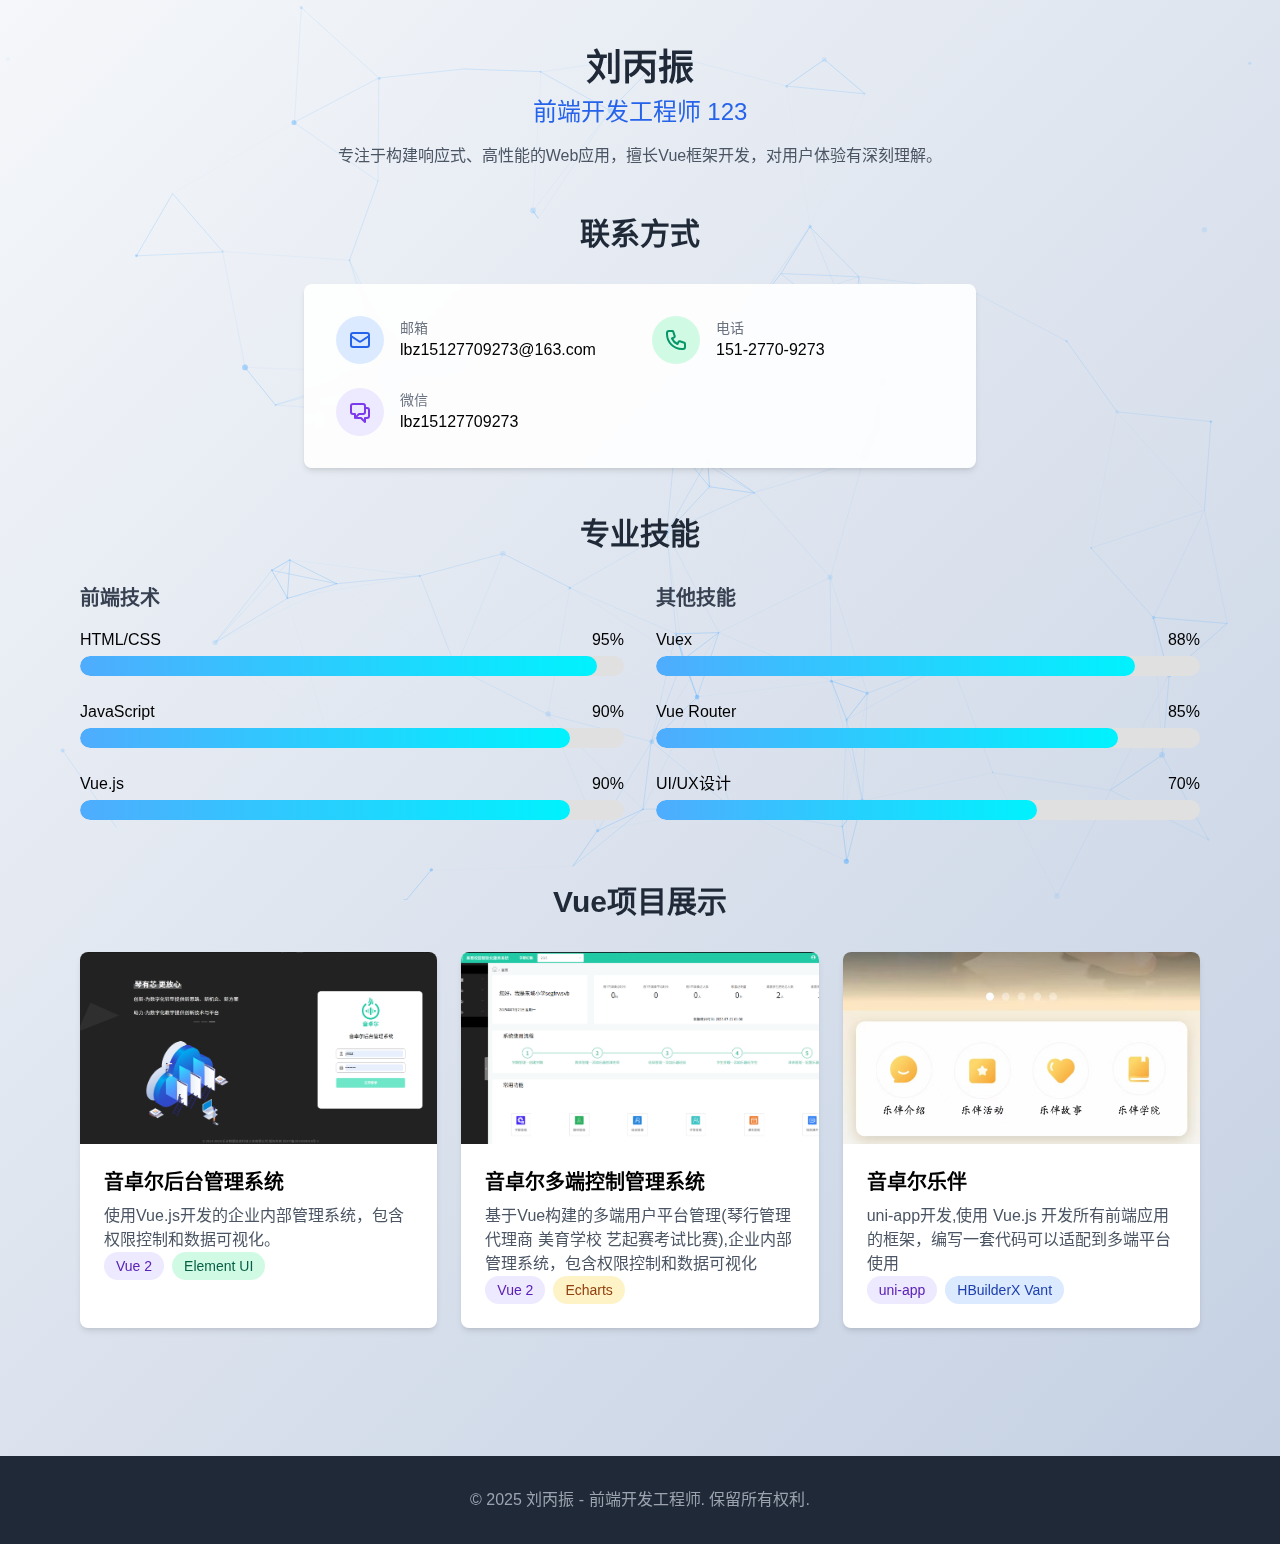
<file: index.html>
<!-- frontend_developer_portfolio/frontend/index.html -->
<!DOCTYPE html>
<html lang="zh-CN">
<head>
  <meta charset="UTF-8">
  <meta name="viewport" content="width=device-width, initial-scale=1.0, maximum-scale=1.0, user-scalable=no">
  <title>前端开发工程师 | 三年经验</title>
  <link href="css/tailwind.min.css" rel="stylesheet">
  <!-- <link href="https://fonts.loli.net/css?family=Noto+Sans+SC:400,700&display=swap" rel="stylesheet"> -->
  <style>
    body {
      font-family: 'Noto Sans SC', sans-serif;
      background: linear-gradient(135deg, #f5f7fa 0%, #c3cfe2 100%);
      min-height: 100vh;
    }
    .particles {
      position: fixed;
      top: 0;
      left: 0;
      width: 100%;
      height: 100%;
      z-index: -1;
    }
    .skill-bar {
      height: 20px;
      border-radius: 10px;
      background: #e0e0e0;
      overflow: hidden;
    }
    .skill-progress {
      height: 100%;
      border-radius: 10px;
      background: linear-gradient(90deg, #4facfe 0%, #00f2fe 100%);
      transition: width 1s ease-in-out;
    }
    .project-card {
      transition: transform 0.3s ease, box-shadow 0.3s ease;
    }
    .project-card:hover {
      transform: translateY(-5px);
      box-shadow: 0 10px 20px rgba(0,0,0,0.1);
    }
    .contact-card {
      transition: all 0.3s ease;
      background: rgba(255,255,255,0.9);
      backdrop-filter: blur(5px);
    }
    .contact-card:hover {
      transform: translateY(-5px);
      box-shadow: 0 10px 20px rgba(0,0,0,0.1);
    }
    .contact-icon {
      transition: transform 0.3s ease;
    }
    .contact-icon:hover {
      transform: scale(1.2);
    }

    .max-w-2xl{
      padding-bottom: 3rem;
    }
 p:last-child{
  display: none;
}
  </style>
</head>
<body>
  <div class="particles" id="particles-js"></div>
  
  <header class="py-12 px-4 text-center">
    <div class="max-w-4xl mx-auto">
      <!-- <img src="https://picsum.photos/150/150?random=1" alt="头像" class="rounded-full mx-auto mb-6 border-4 border-white shadow-lg"> -->
      <h1 class="text-4xl font-bold text-gray-800 mb-2">刘丙振</h1>
      <h2 class="text-2xl text-blue-600 mb-4">前端开发工程师 123</h2>
      <span class="text-gray-600 max-w-2xl mx-auto">专注于构建响应式、高性能的Web应用，擅长Vue框架开发，对用户体验有深刻理解。</span>
    </div>
  </header>
      <section class="max-w-2xl mx-auto">
        <h2 class="text-3xl font-bold text-center mb-8 text-gray-800">联系方式</h2>
        <div class="contact-card bg-white p-8 rounded-lg shadow-md">
          <div class="grid grid-cols-1 md:grid-cols-2 gap-6">
            <div class="flex items-center space-x-4">
              <div class="contact-icon bg-blue-100 p-3 rounded-full">
                <svg xmlns="http://www.w3.org/2000/svg" class="h-6 w-6 text-blue-600" fill="none" viewBox="0 0 24 24"
                  stroke="currentColor">
                  <path stroke-linecap="round" stroke-linejoin="round" stroke-width="2"
                    d="M3 8l7.89 5.26a2 2 0 002.22 0L21 8M5 19h14a2 2 0 002-2V7a2 2 0 00-2-2H5a2 2 0 00-2 2v10a2 2 0 002 2z" />
                </svg>
              </div>
              <div>
                <h3 class="text-gray-500 text-sm">邮箱</h3>
                <span class="font-medium">lbz15127709273@163.com</span>
              </div>
            </div>
            <div class="flex items-center space-x-4">
              <div class="contact-icon bg-green-100 p-3 rounded-full">
                <svg xmlns="http://www.w3.org/2000/svg" class="h-6 w-6 text-green-600" fill="none" viewBox="0 0 24 24"
                  stroke="currentColor">
                  <path stroke-linecap="round" stroke-linejoin="round" stroke-width="2"
                    d="M3 5a2 2 0 012-2h3.28a1 1 0 01.948.684l1.498 4.493a1 1 0 01-.502 1.21l-2.257 1.13a11.042 11.042 0 005.516 5.516l1.13-2.257a1 1 0 011.21-.502l4.493 1.498a1 1 0 01.684.949V19a2 2 0 01-2 2h-1C9.716 21 3 14.284 3 6V5z" />
                </svg>
              </div>
              <div>
                <h3 class="text-gray-500 text-sm">电话</h3>
                <span class="font-medium">151-2770-9273</span>
              </div>
            </div>
            <div class="flex items-center space-x-4">
              <div class="contact-icon bg-purple-100 p-3 rounded-full">
                <svg xmlns="http://www.w3.org/2000/svg" class="h-6 w-6 text-purple-600" fill="none" viewBox="0 0 24 24"
                  stroke="currentColor">
                  <path stroke-linecap="round" stroke-linejoin="round" stroke-width="2"
                    d="M17 8h2a2 2 0 012 2v6a2 2 0 01-2 2h-2v4l-4-4H9a1.994 1.994 0 01-1.414-.586m0 0L11 14h4a2 2 0 002-2V6a2 2 0 00-2-2H5a2 2 0 00-2 2v6a2 2 0 002 2h2v4l.586-.586z" />
                </svg>
              </div>
              <div>
                <h3 class="text-gray-500 text-sm">微信</h3>
                <span class="font-medium">lbz15127709273</span>
              </div>
            </div>
            <!-- <div class="flex items-center space-x-4">
              <div class="contact-icon bg-yellow-100 p-3 rounded-full">
                <svg xmlns="http://www.w3.org/2000/svg" class="h-6 w-6 text-yellow-600" fill="none" viewBox="0 0 24 24"
                  stroke="currentColor">
                  <path stroke-linecap="round" stroke-linejoin="round" stroke-width="2"
                    d="M21 12a9 9 0 01-9 9m9-9a9 9 0 00-9-9m9 9H3m9 9a9 9 0 01-9-9m9 9c1.657 0 3-4.03 3-9s-1.343-9-3-9m0 18c-1.657 0-3-4.03-3-9s1.343-9 3-9m-9 9a9 9 0 019-9" />
                </svg>
              </div>
              <div>
                <h3 class="text-gray-500 text-sm">GitHub</h3>
                <p class="font-medium">github.com/zhangming</p>
              </div>
            </div> -->
          </div>
        </div>
      </section>

  <main class="max-w-6xl mx-auto px-4 pb-16">
    <section class="mb-16">
      <h2 class="text-3xl font-bold text-center mb-8 text-gray-800">专业技能</h2>
      <div class="grid md:grid-cols-2 gap-8">
        <div>
          <h3 class="text-xl font-semibold mb-4 text-gray-700">前端技术</h3>
          <div class="space-y-6">
            <div>
              <div class="flex justify-between mb-1">
                <span class="font-medium">HTML/CSS</span>
                <span>95%</span>
              </div>
              <div class="skill-bar">
                <div class="skill-progress" style="width: 95%"></div>
              </div>
            </div>
            <div>
              <div class="flex justify-between mb-1">
                <span class="font-medium">JavaScript</span>
                <span>90%</span>
              </div>
              <div class="skill-bar">
                <div class="skill-progress" style="width: 90%"></div>
              </div>
            </div>
            <div>
              <div class="flex justify-between mb-1">
                <span class="font-medium">Vue.js</span>
                <span>90%</span>
              </div>
              <div class="skill-bar">
                <div class="skill-progress" style="width: 90%"></div>
              </div>
            </div>
          </div>
        </div>
        <div>
          <h3 class="text-xl font-semibold mb-4 text-gray-700">其他技能</h3>
          <div class="space-y-6">
            <div>
              <div class="flex justify-between mb-1">
                <span class="font-medium">Vuex</span>
                <span>88%</span>
              </div>
              <div class="skill-bar">
                <div class="skill-progress" style="width: 88%"></div>
              </div>
            </div>
            <div>
              <div class="flex justify-between mb-1">
                <span class="font-medium">Vue Router</span>
                <span>85%</span>
              </div>
              <div class="skill-bar">
                <div class="skill-progress" style="width: 85%"></div>
              </div>
            </div>
            <div>
              <div class="flex justify-between mb-1">
                <span class="font-medium">UI/UX设计</span>
                <span>70%</span>
              </div>
              <div class="skill-bar">
                <div class="skill-progress" style="width: 70%"></div>
              </div>
            </div>
          </div>
        </div>
      </div>
    </section>

    <section class="mb-16">
      <h2 class="text-3xl font-bold text-center mb-8 text-gray-800">Vue项目展示</h2>
      <div class="grid md:grid-cols-2 lg:grid-cols-3 gap-6">
        <a href="project-details.html?id=1" class="project-card bg-white rounded-lg overflow-hidden shadow-md">
          <img src="./img/后台登录页.png" alt="项目1" class="w-full h-48 object-cover">
          <div class="p-6">
            <h3 class="text-xl font-semibold mb-2">音卓尔后台管理系统</h3>
            <span class="text-gray-600 mb-4">使用Vue.js开发的企业内部管理系统，包含权限控制和数据可视化。</span>
            <div class="flex space-x-2">
              <span class="px-3 py-1 bg-purple-100 text-purple-800 rounded-full text-sm">Vue 2</span>
              <span class="px-3 py-1 bg-green-100 text-green-800 rounded-full text-sm">Element UI</span>
            </div>
          </div>
        </a>
        <a href="project-details.html?id=2" class="project-card bg-white rounded-lg overflow-hidden shadow-md">
          <img src="./img/美育学校.png" alt="项目2" class="w-full h-48 object-cover">
          <div class="p-6">
            <h3 class="text-xl font-semibold mb-2">音卓尔多端控制管理系统</h3>
            <span class="text-gray-600 mb-4">基于Vue构建的多端用户平台管理(琴行管理 代理商 美育学校 艺起赛考试比赛),企业内部管理系统，包含权限控制和数据可视化</span>
            <div class="flex space-x-2">
              <span class="px-3 py-1 bg-purple-100 text-purple-800 rounded-full text-sm">Vue 2</span>
              <span class="px-3 py-1 bg-yellow-100 text-yellow-800 rounded-full text-sm">Echarts</span>
            </div>
          </div>
        </a>
        <a href="project-details.html?id=3" class="project-card bg-white rounded-lg overflow-hidden shadow-md">
          <img src="./img/小程序.jpg" alt="项目3" class="w-full h-48 object-cover">
          <div class="p-6">
            <h3 class="text-xl font-semibold mb-2">音卓尔乐伴</h3>
            <span class="text-gray-600 mb-4">uni-app开发,使用 Vue.js 开发所有前端应用的框架，编写一套代码可以适配到多端平台使用</span>
            <div class="flex space-x-2">
              <span class="px-3 py-1 bg-purple-100 text-purple-800 rounded-full text-sm">uni-app</span>
              <span class="px-3 py-1 bg-blue-100 text-blue-800 rounded-full text-sm">HBuilderX Vant</span>
            </div>
          </div>
        </a>
      </div>
    </section>

  </main>

  <footer class="bg-gray-800 text-white py-8 text-center">
    <div class="max-w-4xl mx-auto px-4">
      <!-- <div class="flex justify-center space-x-6 mb-4">
        <a href="#" class="text-gray-300 hover:text-white transition duration-300">GitHub</a>
        <a href="#" class="text-gray-300 hover:text-white transition duration-300">LinkedIn</a>
        <a href="#" class="text-gray-300 hover:text-white transition duration-300">Twitter</a>
      </div> -->
      <span class="text-gray-400">© 2025 刘丙振 - 前端开发工程师. 保留所有权利.</span>
    </div>
  </footer>

  <script src="./js/particles.min.js"></script>
  <script>
    // 粒子效果初始化
    document.addEventListener('DOMContentLoaded', function() {
      particlesJS('particles-js', {
        particles: {
          number: { value: 60, density: { enable: true, value_area: 800 } },
          color: { value: "#4facfe" },
          shape: { type: "circle" },
          opacity: { value: 0.5, random: true },
          size: { value: 3, random: true },
          line_linked: { 
            enable: true, 
            distance: 150, 
            color: "#4facfe", 
            opacity: 0.4, 
            width: 1,
            warp: true 
          },
          move: { 
            enable: true, 
            speed: 2, 
            direction: "none", 
            random: true, 
            straight: false, 
            out_mode: "out",
            attract: {
              enable: true,
              rotateX: 600,
              rotateY: 1200
            }
          }
        },
        interactivity: {
          detect_on: "canvas",
          events: {
            onhover: { 
              enable: true, 
              mode: "repulse",
              distance: 100
            },
            onclick: { 
              enable: true, 
              mode: "push" 
            }
          },
          modes: {
            repulse: {
              distance: 100,
              duration: 0.4
            },
            push: {
              particles_nb: 4
            }
          }
        }
      });

      // 社交链接点击事件
      const socialLinks = document.querySelectorAll('footer a');
      socialLinks.forEach(link => {
        link.addEventListener('click', function(e) {
          e.preventDefault();
          alert(`即将跳转到${this.textContent}\n功能正在开发中...`);
        });
      });

      // 技能进度条动画
      const skillProgressBars = document.querySelectorAll('.skill-progress');
      skillProgressBars.forEach(bar => {
        const width = bar.style.width;
        bar.style.width = '0';
        setTimeout(() => {
          bar.style.width = width;
        }, 100);
      });
    });
  </script>
</body>
</html>
</file>
